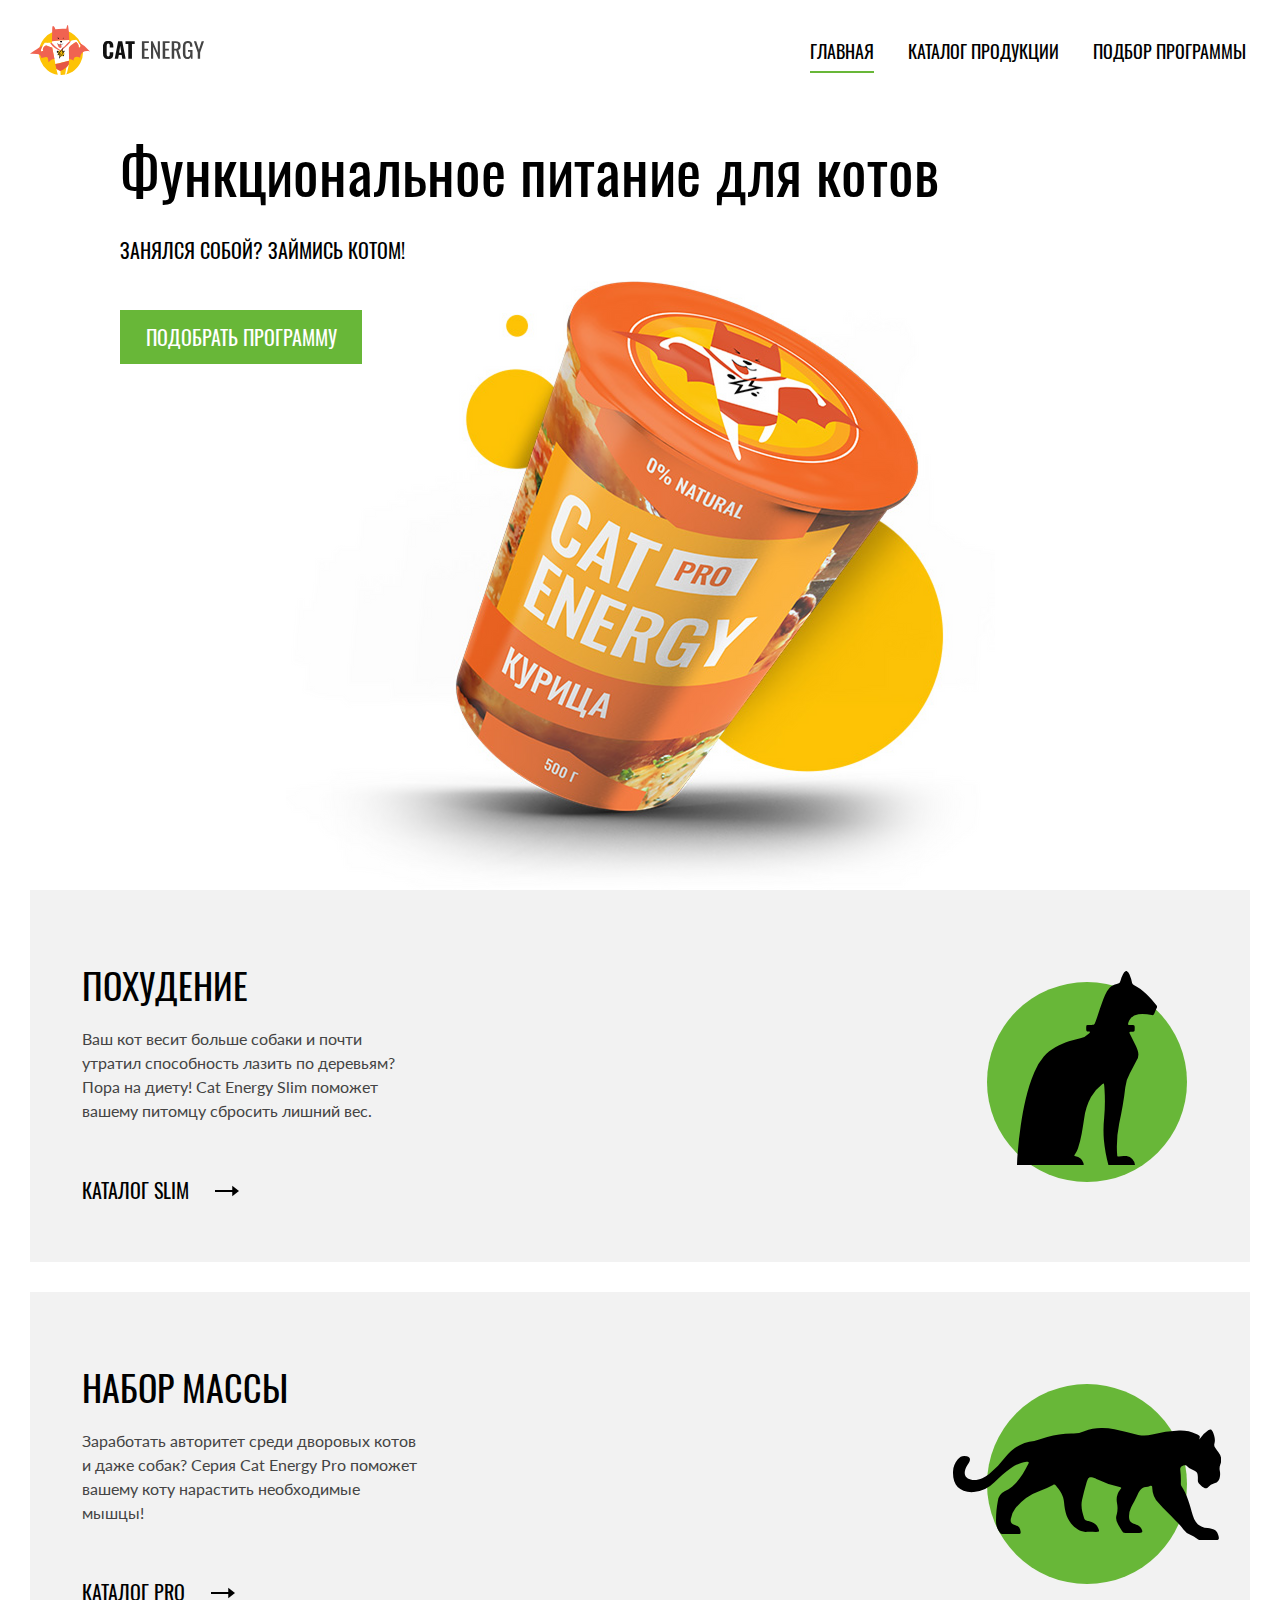
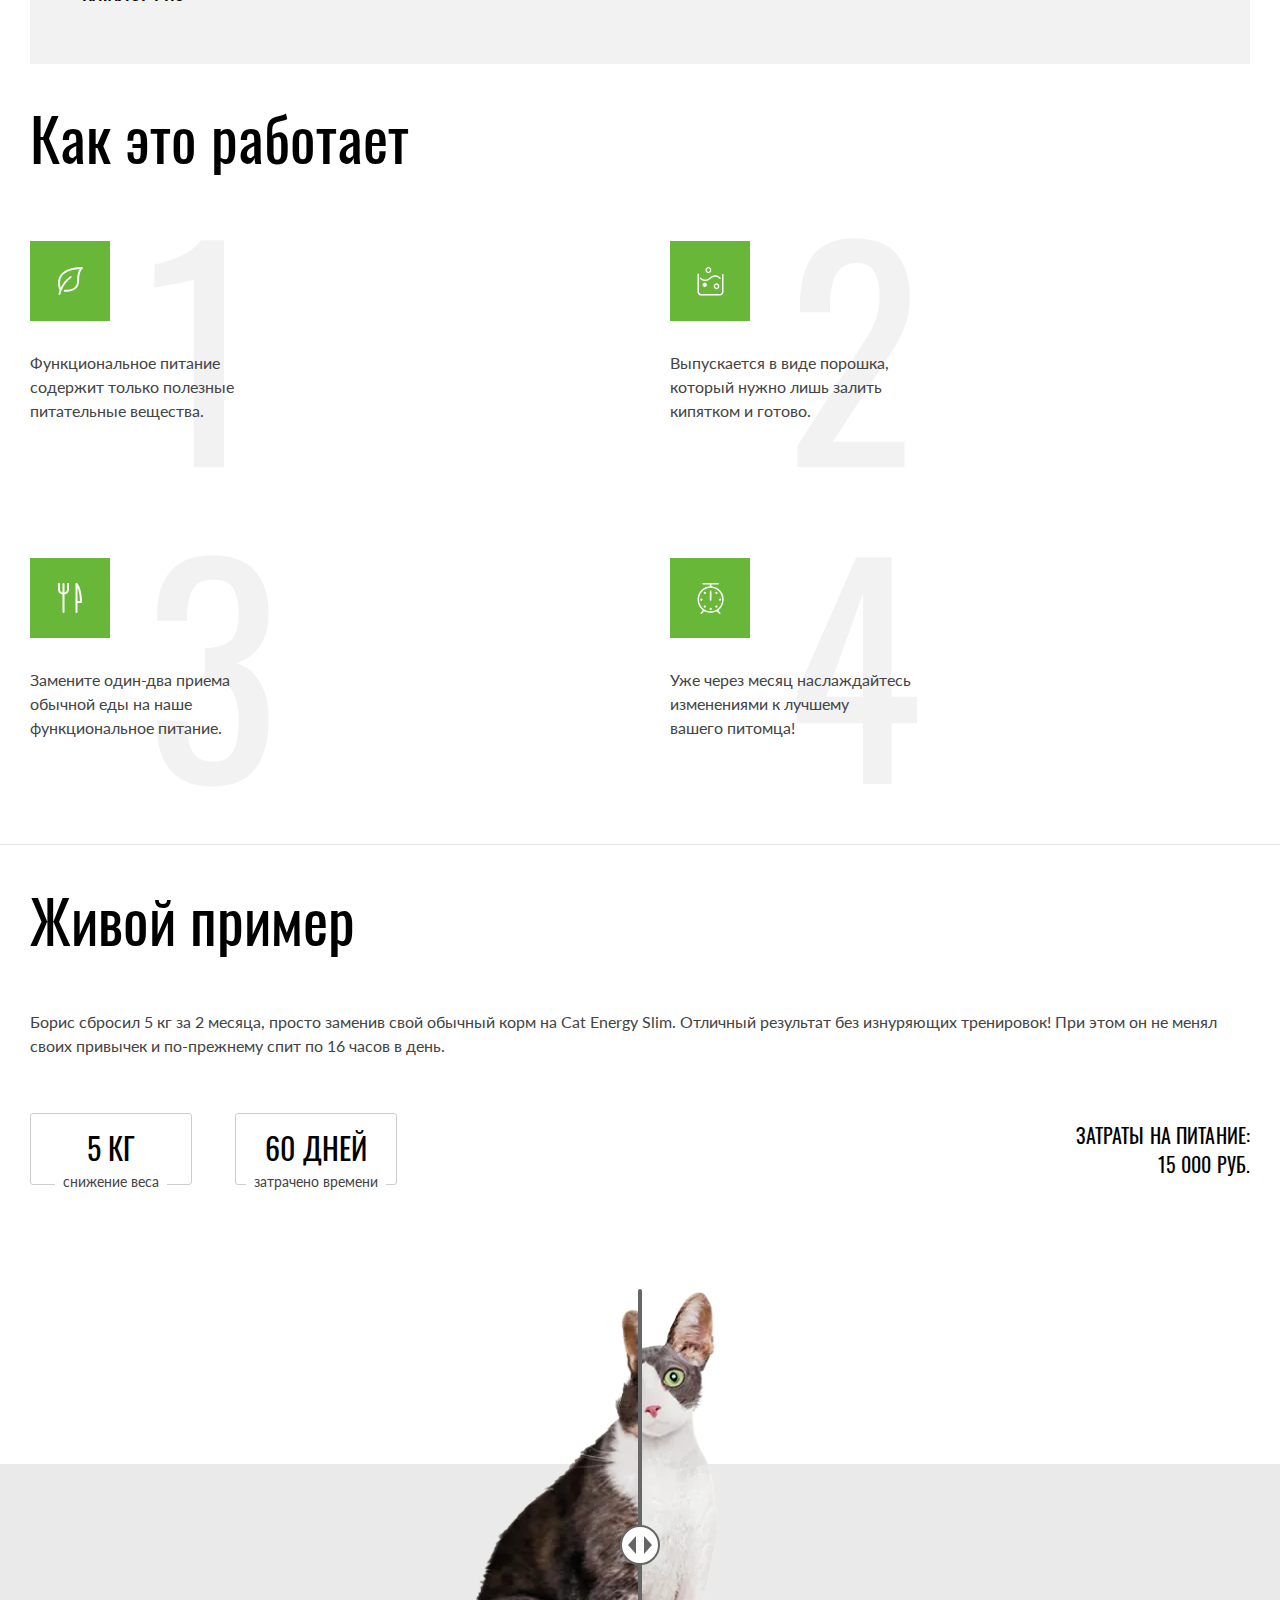
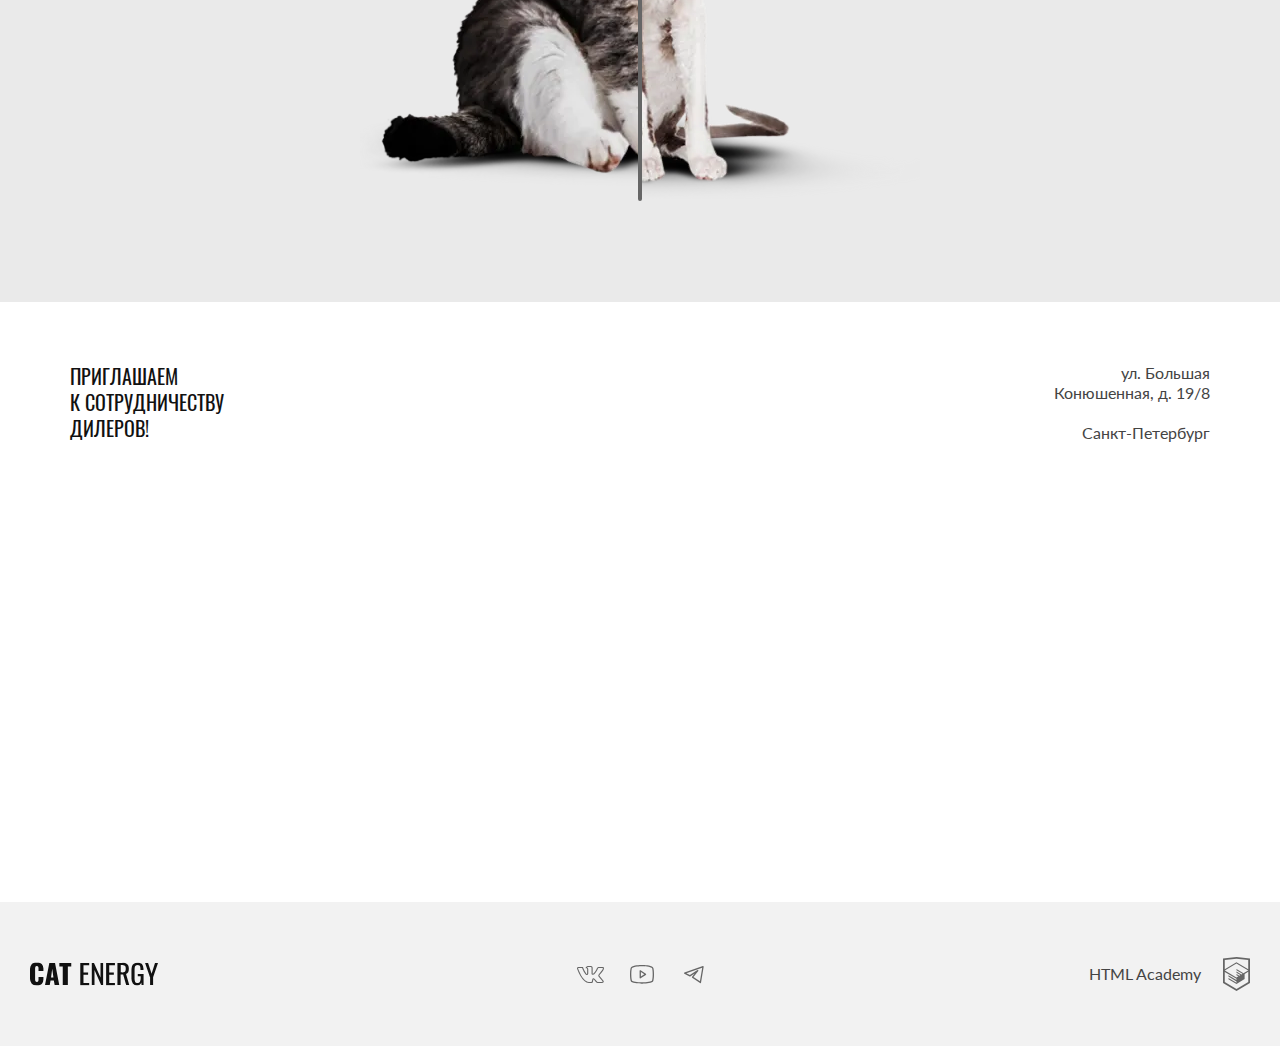
<file: index.html>
<!DOCTYPE html><html class="page" lang="ru"><head><meta charset="UTF-8"><title>Cat Energy</title><meta name="viewport" content="width=device-width,initial-scale=1"><link rel="stylesheet" href="styles/styles.css"><link rel="icon" href="favicon.ico"><link rel="icon" href="favicons/icon.svg" type="image/svg+xml"><link rel="apple-touch-icon" href="favicons/apple.png"><link rel="manifest" href="manifest.webmanifest"><link rel="preload" href="fonts/lato/Lato-Regular.woff2" as="font" type="font/woff2" crossorigin="anonymous"><link rel="preload" href="fonts/oswald/oswaldregular.woff2" as="font" type="font/woff2" crossorigin="anonymous"><script src="scripts/index.js" defer="defer"></script></head><body class="page__body"><header class="main-header"><div class="main-header__top"><div class="main-header__logo"><div class="logo-image main-header__logo-image"><a class="main-header__logo-image-link" href="/"><picture><source media="(min-width: 1440px)" width="202" height="59" type="image/svg+xml" srcset="images/logo-desktop.svg"><source media="(min-width: 768px)" width="174" height="50" type="image/svg+xml" srcset="images/logo-tablet.svg"><img src="images/logo-mobile.svg" width="33" height="38" alt="Логотип"></picture></a></div><div class="logo-text main-header__logo-text"><a class="main-header__logo-text-link" href="/"><img src="images/logo-text.svg" width="101" height="18" alt="Cat Energy"></a></div><button class="main-header__navigation-toggle main-header__navigation-toggle--nojs" type="button">Показать меню</button></div><nav class="main-navigation main-navigation--nojs main-navigation--background"><div class="main-navigation__wrapper"><ul class="main-navigation__list"><li class="main-navigation__item main-navigation__item--active"><a class="main-navigation__item-link" href="index.html">Главная</a></li><li class="main-navigation__item"><a class="main-navigation__item-link" href="catalog.html">Каталог продукции</a></li><li class="main-navigation__item"><a class="main-navigation__item-link" href="#">Подбор программы</a></li></ul></div></nav></div><div class="hero"><div class="hero__wrapper"><div class="hero__header"><h1 class="hero__main-header-text">Функциональное питание для котов</h1><h2 class="hero__secondary-header-text">Занялся собой? Займись котом!</h2></div><div class="hero__image"><picture><source type="image/webp" width="552" height="499" media="(min-width: 1440px)" srcset="images/index-can-desktop@1x.webp, images/index-can-desktop@2x.webp 2x"><source type="image/webp" width="709" height="609" media="(min-width: 768px)" srcset="images/index-can-tablet@1x.webp, images/index-can-tablet@2x.webp 2x"><source type="image/webp" srcset="images/index-can-mobile@1x.webp, /images/index-can-mobile@2x.webp 2x" width="280" height="270"><source width="552" height="499" type="image/png" media="(min-width: 1440px)" srcset="images/index-can-desktop@1x.png, images/index-can-desktop@2x.png 2x"><source width="709" height="609" type="image/png" media="(min-width: 768px)" srcset="images/index-can-tablet@1x.png, images/index-can-tablet@2x.png 2x"><img src="images/index-can-mobile@1x.png" srcset="/images/index-can-mobile@2x.png 2x" alt="Упаковка Cat Energy" width="280" height="270"></picture></div><a class="hero__button button button--primary" href="#">Подобрать программу</a></div></div></header><main class="main-container"><section class="programs"><div class="programs__wrapper"><div class="program"><div class="program__top"><div class="program__icon program__icon--slim"></div><h3 class="program__title">Похудение</h3></div><p class="program__description">Ваш кот весит больше собаки и почти утратил способность лазить по деревьям? Пора на диету! Cat Energy Slim поможет вашему питомцу сбросить лишний вес.</p><a class="program__link" href="#">Каталог Slim</a></div><div class="program"><div class="program__top"><div class="program__icon program__icon--pro"></div><h3 class="program__title">Набор массы</h3></div><p class="program__description">Заработать авторитет среди дворовых котов и даже собак? Серия Cat Energy Pro поможет вашему коту нарастить необходимые мышцы!</p><a class="program__link" href="#">Каталог Pro</a></div></div></section><section class="content-section guide"><h2 class="guide__title block-title">Как это работает</h2><div class="guide__wrapper"><div class="guide__items-wrapper"><div class="guide__feature feature"><div class="feature__icon feature__icon--leaf"></div><p class="feature__description">Функциональное питание содержит только полезные питательные вещества.</p></div><div class="guide__feature feature"><div class="feature__icon feature__icon--powder"></div><p class="feature__description">Выпускается в виде порошка, который нужно лишь залить кипятком и готово.</p></div><div class="guide__feature feature"><div class="feature__icon feature__icon--eat"></div><p class="feature__description">Замените один-два приема обычной еды на наше функциональное питание.</p></div><div class="guide__feature feature"><div class="feature__icon feature__icon--time"></div><p class="feature__description">Уже через месяц наслаждайтесь изменениями к лучшему<br>вашего питомца!</p></div></div></div></section><section class="content-section example"><h3 class="example__title block-title">Живой пример</h3><div class="example__wrapper"><div class="example__info"><p class="example__text">Борис сбросил 5 кг за 2 месяца, просто заменив свой обычный корм на Cat Energy Slim. Отличный результат без изнуряющих тренировок! При этом он не менял своих привычек и по-прежнему спит по 16 часов в день.</p><div class="example__stats"><div class="example__stats-generic"><div class="example__stat-generic stat-generic"><p class="stat-generic__value">5 кг</p><p class="stat-generic__name">снижение веса</p></div><div class="example__stat-generic stat-generic"><p class="stat-generic__value">60 дней</p><p class="stat-generic__name">затрачено времени</p></div></div><p class="example__stats-total"><span class="example__stats-total-name">Затраты на питание:</span> <span class="example__stats-total-value">15 000 руб.</span></p></div></div><div class="example__before-after-slider"><div class="slider"><div class="slider__before"><picture><source width="560" height="512" type="image/webp" media="(min-width: 768px)" srcset="images/cat-before-tablet@1x.webp, images/cat-before-tablet@2x.webp 2x"><source type="image/webp" srcset="images/cat-before-mobile@1x.webp, /images/cat-before-mobile@2x.webp 2x" width="280" height="256"><source width="560" height="512" type="image/png" media="(min-width: 768px)" srcset="images/cat-before-tablet@1x.png, images/cat-before-tablet@2x.png 2x"><img src="images/cat-before-mobile@1x.png" srcset="/images/cat-before-mobile@2x.png 2x" alt="До" width="280" height="256"></picture></div><div class="slider__after"><picture><source width="560" height="512" type="image/webp" media="(min-width: 768px)" srcset="images/cat-after-tablet@1x.webp, images/cat-after-tablet@2x.webp 2x"><source type="image/webp" srcset="images/cat-after-mobile@1x.webp, /images/cat-after-mobile@2x.webp 2x" width="280" height="256"><source width="560" height="512" type="image/png" media="(min-width: 768px)" srcset="images/cat-after-tablet@1x.png, images/cat-after-tablet@2x.png 2x"><img src="images/cat-after-mobile@1x.png" srcset="/images/cat-after-mobile@2x.png 2x" alt="После" width="280" height="256"></picture></div><button class="slider__curtain" type="button">До/после</button></div></div></div></section></main><footer class="main-footer"><div class="main-footer__contact-info contact-info"><div class="contact-info__wrapper"><div class="contact-info__card"><h2 class="contact-info__header">Приглашаем<br>к сотрудничеству<br>дилеров!</h2><div class="contact-info__address"><p class="contact-info__street">ул. Большая Конюшенная, д. 19/8</p><p class="contact-info__city">Санкт-Петербург</p></div></div><div class="contact-info__map-wrapper"><picture><source width="1440" height="400" type="image/webp" media="(min-width: 1440px)" srcset="images/map-desktop@1x.webp, images/map-desktop@2x.webp 2x"><source width="1152" height="600" type="image/webp" media="(min-width: 768px)" srcset="images/map-tablet@1x.webp, images/map-tablet@2x.webp 2x"><source type="image/webp" srcset="images/map-mobile@1x.webp, /images/map-mobile@2x.webp 2x" width="320" height="362"><source width="1440" height="400" type="image/png" media="(min-width: 1440px)" srcset="images/map-desktop@1x.png, images/map-desktop@2x.png 2x"><source width="1152" height="600" type="image/png" media="(min-width: 768px)" srcset="images/map-tablet@1x.png, images/map-tablet@2x.png 2x"><img class="contact-info__map-placeholder contact-info__map-placeholder--nojs" src="images/map-mobile@1x.png" srcset="/images/map-mobile@2x.png 2x" alt="Карта" width="320" height="362"></picture><div class="contact-info__map-pin contact-info__map-pin--nojs"><picture><source width="113" height="106" type="image/webp" media="(min-width: 768px)" srcset="images/map-pin-tablet@1x.webp, images/map-pin-tablet@2x.webp 2x"><source type="image/webp" srcset="images/map-pin@1x.webp, images/map-pin@2x.webp 2x" width="57" height="53"><source width="113" height="106" type="image/png" media="(min-width: 768px)" srcset="images/map-pin-tablet@1x.png, images/map-pin-tablet@2x.png 2x"><img src="images/map-pin@1x.png" srcset="images/map-pin@2x.png 2x" alt="Указатель" width="57" height="53"></picture></div><iframe class="contact-info__map contact-info__map--nojs" src="https://www.google.com/maps/embed?pb=!1m18!1m12!1m3!1d1998.6037915709917!2d30.31817649673393!3d59.93871641023603!2m3!1f0!2f0!3f0!3m2!1i1024!2i768!4f13.1!3m3!1m2!1s0x4696310fca145cc1%3A0x42b32648d8238007!2sBolshaya%20Konyushennaya%20St%2C%2019%2F8%2C%20Sankt-Peterburg%2C%20191186!5e0!3m2!1sen!2sru!4v1726786084670!5m2!1sen!2sru" style="border:0;" allowfullscreen="" loading="lazy" referrerpolicy="no-referrer-when-downgrade"></iframe></div></div></div><div class="main-footer__links"><div class="main-footer__logo-text-wrapper"><a class="main-footer__logo-text logo-text" href="/"><picture><img src="images/logo-text.svg" width="128" height="24" alt="Cat Energy"></picture></a></div><div class="main-footer__social-icons social-icons"><div class="social-icon social-icon--vk"><a class="social-icon__link" href="#">VK</a></div><div class="social-icon social-icon--youtube"><a class="social-icon__link" href="#">YouTube</a></div><div class="social-icon social-icon--telegram"><a class="social-icon__link" href="#">Telegram</a></div></div><div class="main-footer__copyright"><a class="main-footer__copyright-link" href="https://htmlacademy.ru/intensive/adaptive"><p class="main-footer__copyright-name">HTML Academy</p><div class="main-footer__copyright-icon"></div></a></div></div></footer></body></html>
</file>
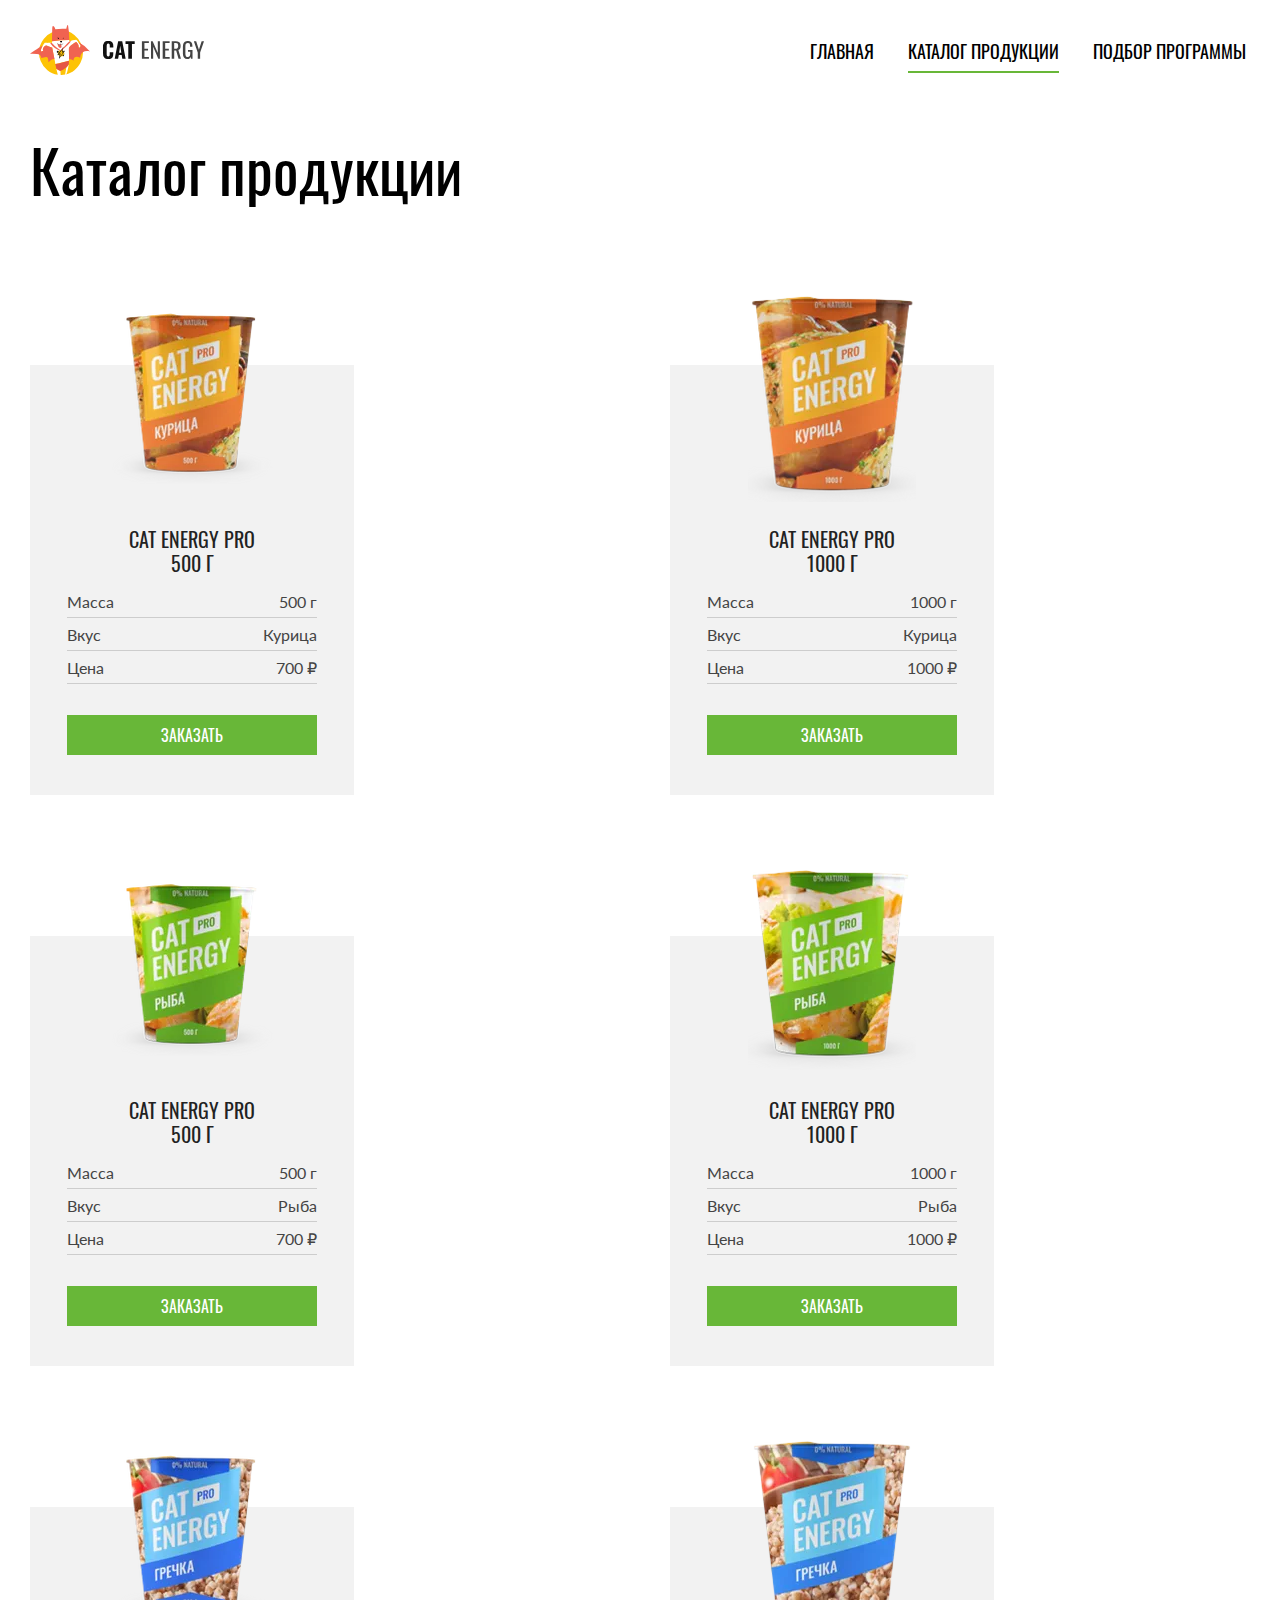
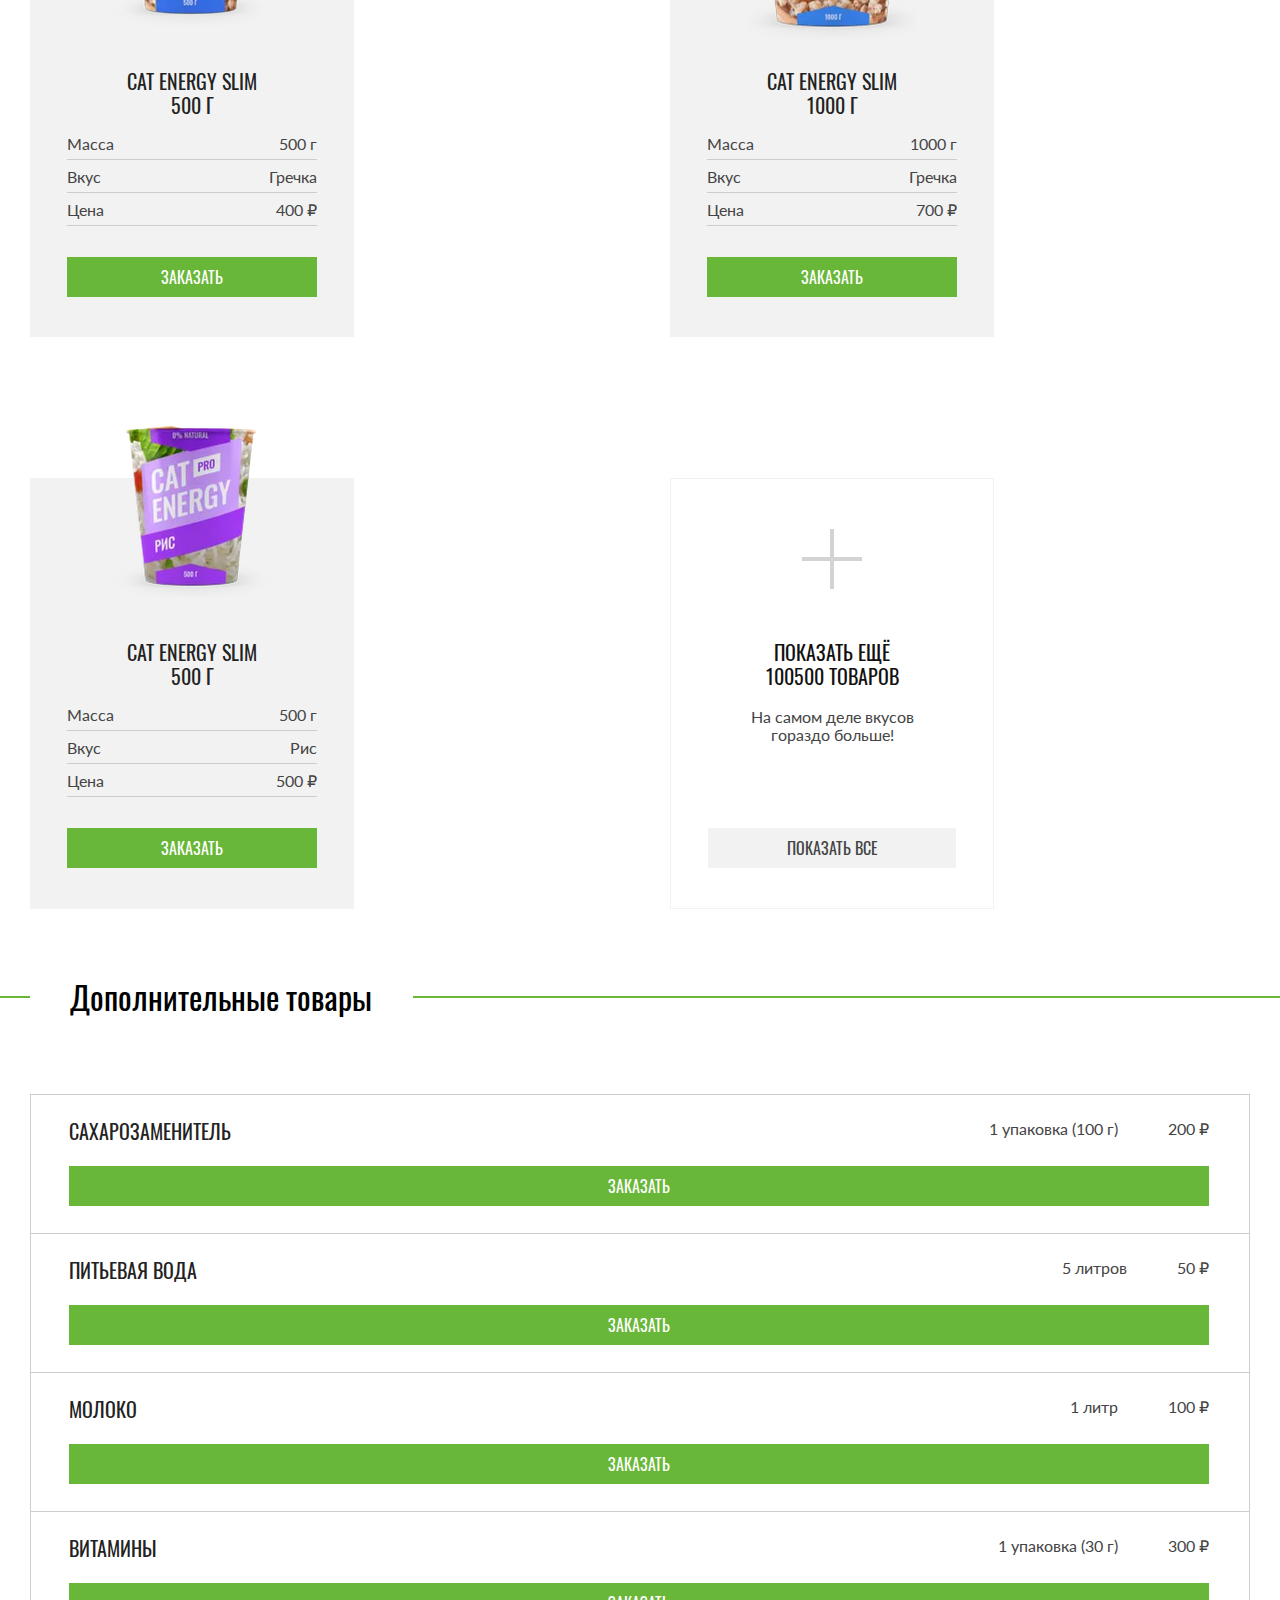
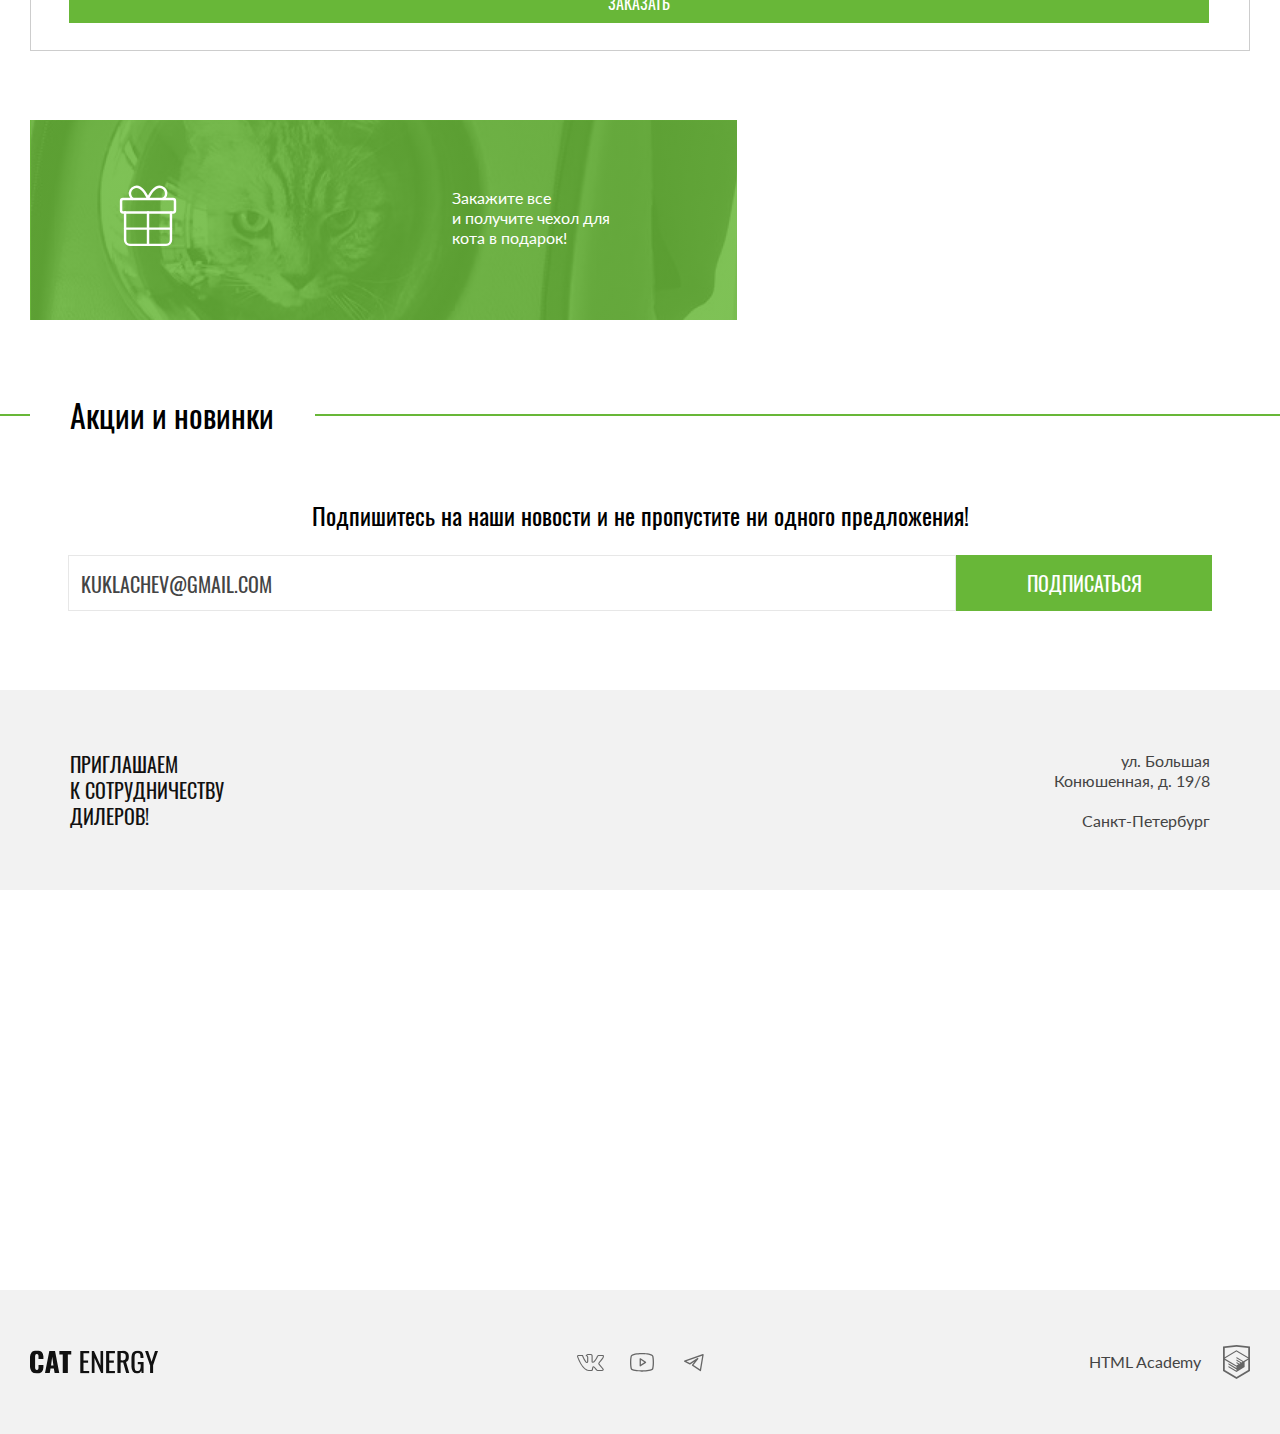
<file: catalog.html>
<!DOCTYPE html><html class="page" lang="ru"><head><meta charset="UTF-8"><title>Cat Energy</title><meta name="viewport" content="width=device-width,initial-scale=1"><link rel="stylesheet" href="styles/styles.css"><link rel="icon" href="favicon.ico"><link rel="icon" href="favicons/icon.svg" type="image/svg+xml"><link rel="apple-touch-icon" href="favicons/apple.png"><link rel="manifest" href="manifest.webmanifest"><link rel="preload" href="fonts/lato/Lato-Regular.woff2" as="font" type="font/woff2" crossorigin="anonymous"><link rel="preload" href="fonts/oswald/oswaldregular.woff2" as="font" type="font/woff2" crossorigin="anonymous"><script src="scripts/index.js" defer="defer"></script></head><body class="page__body"><header class="main-header"><div class="main-header__top"><div class="main-header__logo"><div class="logo-image main-header__logo-image"><a class="main-header__logo-image-link" href="/"><picture><source media="(min-width: 1440px)" width="202" height="59" type="image/svg+xml" srcset="images/logo-desktop.svg"><source media="(min-width: 768px)" width="174" height="50" type="image/svg+xml" srcset="images/logo-tablet.svg"><img src="images/logo-mobile.svg" width="33" height="38" alt="Логотип"></picture></a></div><div class="logo-text main-header__logo-text"><a class="main-header__logo-text-link" href="/"><img src="images/logo-text.svg" width="101" height="18" alt="Cat Energy"></a></div><button class="main-header__navigation-toggle main-header__navigation-toggle--nojs" type="button">Показать меню</button></div><nav class="main-navigation main-navigation--nojs"><div class="main-navigation__wrapper"><ul class="main-navigation__list"><li class="main-navigation__item"><a class="main-navigation__item-link" href="index.html">Главная</a></li><li class="main-navigation__item main-navigation__item--active"><a class="main-navigation__item-link" href="catalog.html">Каталог продукции</a></li><li class="main-navigation__item"><a class="main-navigation__item-link" href="#">Подбор программы</a></li></ul></div></nav></div></header><main class="main-container"><section class="products-grid"><h1 class="products-grid__header">Каталог продукции</h1><div class="products-grid__wrapper"><div class="products-grid__card-list-wrapper"><div class="products-grid__card card"><div class="card__image"><a class="card__image-link" href="product.html"><picture><source width="161" height="172" media="(min-width: 1440px)" type="image/webp" srcset="images/catalog-pro-chicken-small-desktop@1x.webp, images/catalog-pro-chicken-small-desktop@2x.webp 2x"><source width="162" height="173" media="(min-width: 768px)" type="image/webp" srcset="images/catalog-pro-chicken-small-tablet@1x.webp, images/catalog-pro-chicken-small-tablet@2x.webp 2x"><source type="image/webp" srcset="images/catalog-pro-chicken-small-mobile@1x.webp, images/catalog-pro-chicken-small-mobile@2x.webp 2x"><source width="161" height="172" media="(min-width: 1440px)" type="image/png" srcset="images/catalog-pro-chicken-small-desktop@1x.png, images/catalog-pro-chicken-small-desktop@2x.png 2x"><source width="162" height="173" media="(min-width: 768px)" type="image/png" srcset="images/catalog-pro-chicken-small-tablet@1x.png, images/catalog-pro-chicken-small-tablet@2x.png 2x"><img src="images/catalog-pro-chicken-small-mobile@1x.png" srcset="images/catalog-pro-chicken-small-mobile@2x.png 2x" alt="Cat Energy Pro 500 г" width="68" height="87"></picture></a></div><div class="card__info"><h4 class="card__title"><a class="card__title-link" href="product.html">Cat Energy Pro 500 г</a></h4><dl class="card__specs-list"><dt class="card__spec-name">Масса</dt><dd class="card__spec-value">500 г</dd><dt class="card__spec-name">Вкус</dt><dd class="card__spec-value">Курица</dd><dt class="card__spec-name">Цена</dt><dd class="card__spec-value">700 ₽</dd></dl></div><a class="card__button button button--primary" href="#">Заказать</a></div><div class="products-grid__card card"><div class="card__image"><a class="card__image-link" href="product.html"><picture><source width="169" height="196" media="(min-width: 1440px)" type="image/webp" srcset="images/catalog-pro-chicken-large-desktop@1x.webp, images/catalog-pro-chicken-large-desktop@2x.webp 2x"><source width="168" height="206" media="(min-width: 768px)" type="image/webp" srcset="images/catalog-pro-chicken-large-tablet@1x.webp, images/catalog-pro-chicken-large-tablet@2x.webp 2x"><source type="image/webp" srcset="images/catalog-pro-chicken-large-mobile@1x.webp, images/catalog-pro-chicken-large-mobile@2x.webp 2x"><source width="169" height="196" media="(min-width: 1440px)" type="image/png" srcset="images/catalog-pro-chicken-large-desktop@1x.png, images/catalog-pro-chicken-large-desktop@2x.png 2x"><source width="168" height="206" media="(min-width: 768px)" type="image/png" srcset="images/catalog-pro-chicken-large-tablet@1x.png, images/catalog-pro-chicken-large-tablet@2x.png 2x"><img src="images/catalog-pro-chicken-large-mobile@1x.png" srcset="images/catalog-pro-chicken-large-mobile@2x.png 2x" alt="Cat Energy Pro 1000 г" width="84" height="101"></picture></a></div><div class="card__info"><h4 class="card__title"><a class="card__title-link" href="product.html">Cat Energy Pro 1000 г</a></h4><dl class="card__specs-list"><dt class="card__spec-name">Масса</dt><dd class="card__spec-value">1000 г</dd><dt class="card__spec-name">Вкус</dt><dd class="card__spec-value">Курица</dd><dt class="card__spec-name">Цена</dt><dd class="card__spec-value">1000 ₽</dd></dl></div><a class="card__button button button--primary" href="#">Заказать</a></div><div class="products-grid__card card"><div class="card__image"><a class="card__image-link" href="product.html"><picture><source width="163" height="174" media="(min-width: 1440px)" type="image/webp" srcset="images/catalog-pro-fish-small-desktop@1x.webp, images/catalog-pro-fish-small-desktop@2x.webp 2x"><source width="164" height="175" media="(min-width: 768px)" type="image/webp" srcset="images/catalog-pro-fish-small-tablet@1x.webp, images/catalog-pro-fish-small-tablet@2x.webp 2x"><source type="image/webp" srcset="images/catalog-pro-fish-small-mobile@1x.webp, images/catalog-pro-fish-small-mobile@2x.webp 2x"><source width="163" height="174" media="(min-width: 1440px)" type="image/png" srcset="images/catalog-pro-fish-small-desktop@1x.png, images/catalog-pro-fish-small-desktop@2x.png 2x"><source width="164" height="175" media="(min-width: 768px)" type="image/png" srcset="images/catalog-pro-fish-small-tablet@1x.png, images/catalog-pro-fish-small-tablet@2x.png 2x"><img src="images/catalog-pro-fish-small-mobile@1x.png" srcset="images/catalog-pro-fish-small-mobile@2x.png 2x" alt="Cat Energy Pro 500 г" width="68" height="79"></picture></a></div><div class="card__info"><h4 class="card__title"><a class="card__title-link" href="product.html">Cat Energy Pro 500 г</a></h4><dl class="card__specs-list"><dt class="card__spec-name">Масса</dt><dd class="card__spec-value">500 г</dd><dt class="card__spec-name">Вкус</dt><dd class="card__spec-value">Рыба</dd><dt class="card__spec-name">Цена</dt><dd class="card__spec-value">700 ₽</dd></dl></div><a class="card__button button button--primary" href="#">Заказать</a></div><div class="products-grid__card card"><div class="card__image"><a class="card__image-link" href="product.html"><picture><source width="169" height="196" media="(min-width: 1440px)" type="image/webp" srcset="images/catalog-pro-fish-large-desktop@1x.webp, images/catalog-pro-fish-large-desktop@2x.webp 2x"><source width="168" height="200" media="(min-width: 768px)" type="image/webp" srcset="images/catalog-pro-fish-large-tablet@1x.webp, images/catalog-pro-fish-large-tablet@2x.webp 2x"><source type="image/webp" srcset="images/catalog-pro-fish-large-mobile@1x.webp, images/catalog-pro-fish-large-mobile@2x.webp 2x"><source width="169" height="196" media="(min-width: 1440px)" type="image/png" srcset="images/catalog-pro-fish-large-desktop@1x.png, images/catalog-pro-fish-large-desktop@2x.png 2x"><source width="168" height="200" media="(min-width: 768px)" type="image/png" srcset="images/catalog-pro-fish-large-tablet@1x.png, images/catalog-pro-fish-large-tablet@2x.png 2x"><img src="images/catalog-pro-fish-large-mobile@1x.png" srcset="images/catalog-pro-fish-large-mobile@2x.png 2x" alt="Cat Energy Pro 1000 г" width="84" height="101"></picture></a></div><div class="card__info"><h4 class="card__title"><a class="card__title-link" href="product.html">Cat Energy Pro 1000 г</a></h4><dl class="card__specs-list"><dt class="card__spec-name">Масса</dt><dd class="card__spec-value">1000 г</dd><dt class="card__spec-name">Вкус</dt><dd class="card__spec-value">Рыба</dd><dt class="card__spec-name">Цена</dt><dd class="card__spec-value">1000 ₽</dd></dl></div><a class="card__button button button--primary" href="#">Заказать</a></div><div class="products-grid__card card"><div class="card__image"><a class="card__image-link" href="product.html"><picture><source width="161" height="172" media="(min-width: 1440px)" type="image/webp" srcset="images/catalog-slim-buckwheat-small-desktop@1x.webp, images/catalog-slim-buckwheat-small-desktop@2x.webp 2x"><source width="162" height="172" media="(min-width: 768px)" type="image/webp" srcset="images/catalog-slim-buckwheat-small-tablet@1x.webp, images/catalog-slim-buckwheat-small-tablet@2x.webp 2x"><source type="image/webp" srcset="images/catalog-slim-buckwheat-small-mobile@1x.webp, images/catalog-slim-buckwheat-small-mobile@2x.webp 2x"><source width="161" height="172" media="(min-width: 1440px)" type="image/png" srcset="images/catalog-slim-buckwheat-small-desktop@1x.png, images/catalog-slim-buckwheat-small-desktop@2x.png 2x"><source width="162" height="172" media="(min-width: 768px)" type="image/png" srcset="images/catalog-slim-buckwheat-small-tablet@1x.png, images/catalog-slim-buckwheat-small-tablet@2x.png 2x"><img src="images/catalog-slim-buckwheat-small-mobile@1x.png" srcset="images/catalog-slim-buckwheat-small-mobile@2x.png 2x" alt="Cat Energy Slim 500 г" width="68" height="79"></picture></a></div><div class="card__info"><h4 class="card__title"><a class="card__title-link" href="product.html">Cat Energy Slim 500 г</a></h4><dl class="card__specs-list"><dt class="card__spec-name">Масса</dt><dd class="card__spec-value">500 г</dd><dt class="card__spec-name">Вкус</dt><dd class="card__spec-value">Гречка</dd><dt class="card__spec-name">Цена</dt><dd class="card__spec-value">400 ₽</dd></dl></div><a class="card__button button button--primary" href="#">Заказать</a></div><div class="products-grid__card card"><div class="card__image"><a class="card__image-link" href="product.html"><picture><source width="169" height="196" media="(min-width: 1440px)" type="image/webp" srcset="images/catalog-slim-buckwheat-large-desktop@1x.webp, images/catalog-slim-buckwheat-large-desktop@2x.webp 2x"><source width="168" height="200" media="(min-width: 768px)" type="image/webp" srcset="images/catalog-slim-buckwheat-large-tablet@1x.webp, images/catalog-slim-buckwheat-large-tablet@2x.webp 2x"><source type="image/webp" srcset="images/catalog-slim-buckwheat-large-mobile@1x.webp, images/catalog-slim-buckwheat-large-mobile@2x.webp 2x"><source width="169" height="196" media="(min-width: 1440px)" type="image/png" srcset="images/catalog-slim-buckwheat-large-desktop@1x.png, images/catalog-slim-buckwheat-large-desktop@2x.png 2x"><source width="168" height="200" media="(min-width: 768px)" type="image/png" srcset="images/catalog-slim-buckwheat-large-tablet@1x.png, images/catalog-slim-buckwheat-large-tablet@2x.png 2x"><img src="images/catalog-slim-buckwheat-large-mobile@1x.png" srcset="images/catalog-slim-buckwheat-large-mobile@2x.png 2x" alt="Cat Energy Slim 1000 г" width="84" height="101"></picture></a></div><div class="card__info"><h4 class="card__title"><a class="card__title-link" href="product.html">Cat Energy Slim 1000 г</a></h4><dl class="card__specs-list"><dt class="card__spec-name">Масса</dt><dd class="card__spec-value">1000 г</dd><dt class="card__spec-name">Вкус</dt><dd class="card__spec-value">Гречка</dd><dt class="card__spec-name">Цена</dt><dd class="card__spec-value">700 ₽</dd></dl></div><a class="card__button button button--primary" href="#">Заказать</a></div><div class="products-grid__card card"><div class="card__image"><a class="card__image-link" href="product.html"><picture><source width="163" height="174" media="(min-width: 1440px)" type="image/webp" srcset="images/catalog-slim-rice-small-desktop@1x.webp, images/catalog-slim-rice-small-desktop@2x.webp 2x"><source width="164" height="175" media="(min-width: 768px)" type="image/webp" srcset="images/catalog-slim-rice-small-tablet@1x.webp, images/catalog-slim-rice-small-tablet@2x.webp 2x"><source type="image/webp" srcset="images/catalog-slim-rice-small-mobile@1x.webp, images/catalog-slim-rice-small-mobile@2x.webp 2x"><source width="163" height="174" media="(min-width: 1440px)" type="image/png" srcset="images/catalog-slim-rice-small-desktop@1x.png, images/catalog-slim-rice-small-desktop@2x.png 2x"><source width="164" height="175" media="(min-width: 768px)" type="image/png" srcset="images/catalog-slim-rice-small-tablet@1x.png, images/catalog-slim-rice-small-tablet@2x.png 2x"><img src="images/catalog-slim-rice-small-mobile@1x.png" srcset="images/catalog-slim-rice-small-mobile@2x.png 2x" alt="Cat Energy Slim 500 г" width="72" height="85"></picture></a></div><div class="card__info"><h4 class="card__title"><a class="card__title-link" href="product.html">Cat Energy Slim 500 г</a></h4><dl class="card__specs-list"><dt class="card__spec-name">Масса</dt><dd class="card__spec-value">500 г</dd><dt class="card__spec-name">Вкус</dt><dd class="card__spec-value">Рис</dd><dt class="card__spec-name">Цена</dt><dd class="card__spec-value">500 ₽</dd></dl></div><a class="card__button button button--primary" href="#">Заказать</a></div><div class="products-grid__card card card--more"><div class="card__image"></div><h4 class="card__title"><a class="card__title-link" href="product.html">Показать ещё 100500 товаров</a></h4><p class="card__description">На самом деле вкусов гораздо больше!</p><a class="card__button button button--secondary" href="#">Показать все</a></div></div></div></section><section class="additional-products"><h2 class="additional-products__header secondary-title">Дополнительные товары</h2><div class="additional-products__wrapper"><div class="additional-products__list"><div class="additional-products__product"><h4 class="additional-products__product-name">Сахарозаменитель</h4><div class="additional-products__product-info"><p class="additional-products__product-spec">1 упаковка (100 г)</p><p class="additional-products__product-spec-value">200 ₽</p></div><a class="additional-products__button button button--primary" href="#">Заказать</a></div><div class="additional-products__product"><h4 class="additional-products__product-name">Питьевая вода</h4><div class="additional-products__product-info"><p class="additional-products__product-spec">5 литров</p><p class="additional-products__product-spec-value">50 ₽</p></div><a class="additional-products__button button button--primary" href="#">Заказать</a></div><div class="additional-products__product"><h4 class="additional-products__product-name">Молоко</h4><div class="additional-products__product-info"><p class="additional-products__product-spec">1 литр</p><p class="additional-products__product-spec-value">100 ₽</p></div><a class="additional-products__button button button--primary" href="#">Заказать</a></div><div class="additional-products__product"><h4 class="additional-products__product-name">Витамины</h4><div class="additional-products__product-info"><p class="additional-products__product-spec">1 упаковка (30 г)</p><p class="additional-products__product-spec-value">300 ₽</p></div><a class="additional-products__button button button--primary" href="#">Заказать</a></div></div><div class="gift-banner"><div class="gift-banner__icon"></div><p class="gift-banner__text">Закажите все<br>и получите чехол для кота в подарок!</p></div></div></section><section class="promo"><h2 class="promo__header secondary-title">Акции и новинки</h2><div class="promo__wrapper"><p class="promo__text">Подпишитесь на наши новости и не пропустите ни одного предложения!</p><form class="promo__subscribe-form" action="https://echo.htmlacademy.ru"><input class="promo__text-input" id="email" type="email" name="email" placeholder="kuklachev@gmail.com"> <label class="promo__input-label visually-hidden" for="email">E-mail</label> <input class="promo__submit-button button button--primary" type="submit" value="Подписаться"></form></div></section></main><footer class="main-footer"><div class="main-footer__contact-info contact-info"><div class="contact-info__wrapper"><div class="contact-info__card contact-info__card--accented"><h2 class="contact-info__header">Приглашаем<br>к сотрудничеству<br>дилеров!</h2><div class="contact-info__address"><p class="contact-info__street">ул. Большая Конюшенная, д. 19/8</p><p class="contact-info__city">Санкт-Петербург</p></div></div><div class="contact-info__map-wrapper"><picture><source width="1440" height="400" type="image/webp" media="(min-width: 1440px)" srcset="images/map-desktop@1x.webp, images/map-desktop@2x.webp 2x"><source width="1152" height="600" type="image/webp" media="(min-width: 768px)" srcset="images/map-tablet@1x.webp, images/map-tablet@2x.webp 2x"><source type="image/webp" srcset="images/map-mobile@1x.webp, /images/map-mobile@2x.webp 2x" width="320" height="362"><source width="1440" height="400" type="image/png" media="(min-width: 1440px)" srcset="images/map-desktop@1x.png, images/map-desktop@2x.png 2x"><source width="1152" height="600" type="image/png" media="(min-width: 768px)" srcset="images/map-tablet@1x.png, images/map-tablet@2x.png 2x"><img class="contact-info__map-placeholder contact-info__map-placeholder--nojs" src="images/map-mobile@1x.png" srcset="/images/map-mobile@2x.png 2x" alt="Карта" width="320" height="362"></picture><div class="contact-info__map-pin contact-info__map-pin--nojs"><picture><source width="113" height="106" type="image/webp" media="(min-width: 768px)" srcset="images/map-pin-tablet@1x.webp, images/map-pin-tablet@2x.webp 2x"><source type="image/webp" srcset="images/map-pin@1x.webp, images/map-pin@2x.webp 2x" width="57" height="53"><source width="113" height="106" type="image/png" media="(min-width: 768px)" srcset="images/map-pin-tablet@1x.png, images/map-pin-tablet@2x.png 2x"><img src="images/map-pin@1x.png" srcset="images/map-pin@2x.png 2x" alt="Указатель" width="57" height="53"></picture></div><iframe class="contact-info__map contact-info__map--nojs" src="https://www.google.com/maps/embed?pb=!1m18!1m12!1m3!1d1998.6037915709917!2d30.31817649673393!3d59.93871641023603!2m3!1f0!2f0!3f0!3m2!1i1024!2i768!4f13.1!3m3!1m2!1s0x4696310fca145cc1%3A0x42b32648d8238007!2sBolshaya%20Konyushennaya%20St%2C%2019%2F8%2C%20Sankt-Peterburg%2C%20191186!5e0!3m2!1sen!2sru!4v1726786084670!5m2!1sen!2sru" style="border:0;" allowfullscreen="" loading="lazy" referrerpolicy="no-referrer-when-downgrade"></iframe></div></div></div><div class="main-footer__links"><div class="main-footer__logo-text-wrapper"><a class="main-footer__logo-text logo-text" href="/"><picture><img src="images/logo-text.svg" width="128" height="24" alt="Cat Energy"></picture></a></div><div class="main-footer__social-icons social-icons"><div class="social-icon social-icon--vk"><a class="social-icon__link" href="#">VK</a></div><div class="social-icon social-icon--youtube"><a class="social-icon__link" href="#">YouTube</a></div><div class="social-icon social-icon--telegram"><a class="social-icon__link" href="#">Telegram</a></div></div><div class="main-footer__copyright"><a class="main-footer__copyright-link" href="https://htmlacademy.ru/intensive/adaptive"><p class="main-footer__copyright-name">HTML Academy</p><div class="main-footer__copyright-icon"></div></a></div></div></footer></body></html>
</file>
<file: styles/styles.css>
body{color:#444;margin:0;font-family:Lato,Arial,sans-serif;font-size:14px;line-height:18px}@font-face{font-family:Lato;font-weight:400;font-style:normal;font-display:swap;src:url(../fonts/lato/Lato-Regular.woff2)format("woff2")}@font-face{font-family:Oswald;font-weight:400;font-style:normal;font-display:swap;src:url(../fonts/oswald/oswaldregular.woff2)format("woff2")}.additional-products{flex-direction:column;padding:25px 0 0;display:flex;position:relative}@media (width>=768px){.additional-products{padding:72px 30px 7px}}@media (width>=1440px){.additional-products{padding:70px 70px 27px}}.additional-products__wrapper{box-sizing:border-box;flex-direction:column;padding:35px 20px 15px;display:flex}@media (width>=768px){.additional-products__wrapper{gap:69px;padding:81px 0 0}}@media (width>=1440px){.additional-products__wrapper{grid-template-columns:repeat(4,minmax(0,1fr));column-gap:80px;padding-top:79px;padding-left:40px;padding-right:40px;display:grid}}.additional-products__list{flex-direction:column;padding-bottom:34px;display:flex}@media (width>=768px){.additional-products__list{border:1px solid #cdcdcd;padding-bottom:0}}@media (width>=1440px){.additional-products__list{border:0;grid-column:1/4}}.additional-products__product-name{color:#222;text-transform:uppercase;margin:0;font-family:Oswald,Arial Narrow,sans-serif;font-size:16px;font-weight:400;line-height:16px}@media (width>=768px){.additional-products__product-name{font-size:20px;line-height:20px}}.additional-products__product{border-top:1px solid #cdcdcd;flex-direction:column;gap:11px;padding-top:14px;padding-bottom:18px;display:flex}.additional-products__product:last-child{border-bottom:1px solid #cdcdcd}@media (width>=768px){.additional-products__product{border-top:0;border-bottom:1px solid #cdcdcd;grid-template-columns:1fr 1fr;padding:26px 40px 27px 38px;display:grid}.additional-products__product:last-child{border-bottom:0}}@media (width>=1440px){.additional-products__product{border-top:1px solid #cdcdcd;border-bottom:0;grid-template-columns:1fr 1fr 244px;align-items:center;padding:15px 0 16px;display:grid}.additional-products__product:last-child{border-bottom:1px solid #cdcdcd}}.additional-products__product-info{grid-template-columns:1fr 1fr;padding-bottom:5px;display:grid}@media (width>=768px){.additional-products__product-info{flex-direction:row;justify-content:end;justify-self:end;width:223px;padding-bottom:18px;display:flex}}@media (width>=1440px){.additional-products__product-info{justify-content:space-between;justify-self:flex-start;width:285px;padding:0}}.additional-products__product-spec,.additional-products__product-spec-value{vertical-align:middle;margin:0;font-size:14px;line-height:14px}@media (width>=768px){.additional-products__product-spec,.additional-products__product-spec-value{font-size:16px;line-height:16px}}.additional-products__product-spec{text-align:left}.additional-products__product-spec-value{text-align:right}@media (width>=768px){.additional-products__product-spec-value{padding-left:50px}}@media (width>=1440px){.additional-products__product-spec-value{text-align:left;min-width:42px;padding:0}}.additional-products__button{grid-column:1/3}@media (width>=1440px){.additional-products__button{grid-column:unset;width:244px}}.block-title{color:#000;margin:0;font-family:Oswald,Arial Narrow,sans-serif;font-size:36px;font-weight:400;line-height:40px}@media (width>=768px){.block-title{font-size:60px;line-height:60px}}.button{box-sizing:border-box;text-align:center;text-transform:uppercase;padding:10px;font-family:Oswald,Arial Narrow,sans-serif;font-size:16px;line-height:20px;text-decoration:none;display:block}.button--primary{color:#fff;background-color:#68b738}.button--primary:hover{background-color:#5eaa2f}.button--primary:active{color:#ffffff4d}.button--secondary{color:#444;background-color:#f2f2f2}.button--secondary:hover,.button--secondary:active{background-color:#ebebeb}.card{border-top:1px solid #ebebeb;grid-template-columns:1fr 1fr;row-gap:17px;padding:21px 20px 24px;display:grid}.card:last-child{border-bottom:1px solid #ebebeb}@media (width>=768px){.card{box-sizing:border-box;background-color:#f2f2f2;border:0;flex-direction:column;row-gap:27px;width:324px;padding:162px 37px 40px;display:flex;position:relative}.card:last-child{border-bottom:0}}@media (width>=1440px){.card{width:245px;padding-top:152px}}.card__image{flex-direction:column;justify-content:center;align-items:center;display:flex}@media (width>=768px){.card__image{width:200px;height:210px;position:absolute;top:-71px;left:50%;transform:translate(-50%)}}.card__image-link{line-height:0;display:block}.card__info{flex-direction:column;gap:14px;display:flex}@media (width>=768px){.card__info{align-items:center;gap:10px}}.card__title{vertical-align:middle;text-transform:uppercase;max-width:80px;margin:0;font-family:Oswald,Arial Narrow,sans-serif;font-size:16px;font-weight:400;line-height:20px}@media (width>=768px){.card__title{text-align:center;max-width:135px;font-size:20px;line-height:24px}}@media (width>=1440px){.card__title{padding-bottom:3px}}.card__title-link{color:#222;text-decoration:none}.card__specs-list{grid-template-columns:1fr 1fr;margin:0;padding-bottom:4px;display:grid}@media (width>=768px){.card__specs-list{width:100%}}@media (width>=1440px){.card__specs-list{padding-bottom:11px}}.card__spec-name,.card__spec-value{text-align:center;margin:0;font-size:12px;line-height:16px}@media (width>=768px){.card__spec-name,.card__spec-value{border-bottom:1px solid #cdcdcd;padding-top:7px;padding-bottom:5px;font-size:16px;line-height:20px}}@media (width>=1440px){.card__spec-name,.card__spec-value{padding-top:7px}}.card__spec-name{text-align:left}.card__spec-value{text-align:right}.card__description{margin:0}.card.card--more{flex-direction:column;align-items:center;row-gap:8px;padding-top:26px;display:flex}@media (width>=768px){.card.card--more{background-color:unset;border:1px solid #f2f2f2;padding-top:50px}}.card--more .card__image{background-image:url(../icons/stack.svg#plus);background-repeat:no-repeat;background-size:30px 30px;width:30px;height:30px;padding-bottom:14px}@media (width>=768px){.card--more .card__image{position:unset;background-size:60px 60px;width:60px;height:60px;padding-bottom:43px;transform:none}}@media (width>=1440px){.card--more .card__image{padding-bottom:30px}}.card--more .card__title{max-width:100%}@media (width>=768px){.card--more .card__title{width:135px;padding-bottom:12px}}@media (width>=1440px){.card--more .card__title{padding-bottom:18px}}.card--more .card__title-link{color:#111}.card--more .card__description{text-align:center;padding-bottom:13px;font-size:12px;line-height:16px}@media (width>=768px){.card--more .card__description{width:170px;padding-bottom:76px;font-size:16px;line-height:18px}}@media (width>=1440px){.card--more .card__description{padding-bottom:83px}}.card--more .card__button{width:100%}.card__button{grid-column:1/3}.contact-info__wrapper{position:relative}.contact-info__card{background-color:#fff;flex-direction:row;justify-content:space-between;padding:26px 20px;display:flex}@media (width>=768px){.contact-info__card{padding:61px 70px 59px}}@media (width>=1440px){.contact-info__card{z-index:2;box-sizing:border-box;width:565px;padding:61px 78px 60px 79px;position:absolute;top:95px;left:110px}}.contact-info__card--accented{background-color:#f2f2f2}@media (width>=1440px){.contact-info__card--accented{background-color:#fff}}.contact-info__header{color:#111;text-transform:uppercase;flex:1;margin:0;font-family:Oswald,Arial Narrow,sans-serif;font-size:16px;font-weight:400;line-height:20px}@media (width>=768px){.contact-info__header{font-size:20px;line-height:26px}}.contact-info__address{flex:1;line-height:20px}@media (width>=768px){.contact-info__address{flex:unset;text-align:left;width:160px;font-size:16px}}.contact-info__street,.contact-info__city{margin:0}@media (width>=768px){.contact-info__street,.contact-info__city{text-align:right}}@media (width>=1440px){.contact-info__street,.contact-info__city{text-align:left}}@media (width>=768px){.contact-info__city{padding-top:20px}}.contact-info__map-wrapper{height:362px;position:relative}@media (width>=768px){.contact-info__map-wrapper{height:400px}}.contact-info__map-wrapper iframe{display:block}.contact-info__map{width:100%;height:100%}.contact-info__map.contact-info__map--nojs,.contact-info__map-placeholder{display:none}.contact-info__map-placeholder.contact-info__map-placeholder--nojs{display:block}.contact-info__map-pin{display:none;position:absolute;top:38.39%;left:41.87%}@media (width>=768px){.contact-info__map-pin{top:36.5%;left:43.35%}}@media (width>=1440px){.contact-info__map-pin{top:32.75%;left:63.05%}}.contact-info__map-pin.contact-info__map-pin--nojs{display:block}@media (width>=768px) and (width<=1439px){.example{border-top:1px solid #e6e6e6;flex-direction:column;gap:60px;padding-top:44px;display:flex}}@media (width>=1440px){.example{padding-top:67px}}.example__wrapper{background-color:#eaeaea;flex-direction:column;gap:20px;padding:1px 20px 41px;display:flex;position:relative}@media (width>=768px){.example__wrapper{background-color:unset;align-items:center;gap:104px;padding:1px 30px 101px}.example__wrapper:after{z-index:-1;content:"";background-color:#eaeaea;position:absolute;inset:455px 0 0}}@media (width>=1440px){.example__wrapper{flex-direction:row;padding:1px 110px 75px}.example__wrapper:after{top:78px}}.example__info{flex-direction:column;gap:20px;display:flex}@media (width>=768px){.example__info{gap:55px}}@media (width>=1440px){.example__info{gap:71px;padding-top:145px;padding-right:788px}}.example__title{background-color:#eaeaea;padding:25px 20px 40px}@media (width>=768px){.example__title{background-color:unset;padding:0 30px}}@media (width>=1440px){.example__title{padding:0 110px}}.example__stats{flex-direction:column;gap:34px;display:flex}@media (width>=768px){.example__stats{flex-direction:row;justify-content:space-between}}@media (width>=1440px){.example__stats{flex-direction:column;gap:60px}}.example__stats-generic{flex-direction:row;justify-content:space-between;display:flex}@media (width>=768px){.example__stats-generic{gap:43px}}@media (width>=1440px){.example__stats-generic{justify-content:flex-start;gap:42px}}.example__stats-total{text-align:center;margin:0}@media (width>=768px){.example__stats-total{flex-direction:column;justify-content:center;align-items:flex-end;gap:9px;display:flex}}@media (width>=1440px){.example__stats-total{flex-direction:row;justify-content:flex-start;align-items:flex-start;gap:63px}}.example__stats-total-name,.example__stats-total-value{color:#000;text-align:center;text-transform:uppercase;font-family:Oswald,Arial Narrow,sans-serif;font-size:14px;line-height:20px}@media (width>=768px){.example__stats-total-name,.example__stats-total-value{letter-spacing:.12px;font-size:20px;line-height:20px}}.example__text{margin:0}@media (width>=768px){.example__text{font-size:16px;line-height:24px}}@media (width>=1440px){.example__before-after-slider{position:absolute;top:-57px;right:110px}}.feature{flex-direction:row;align-items:center;gap:20px;display:flex;position:relative}@media (width>=768px){.feature{flex-direction:column;align-items:flex-start;padding-top:40px;padding-bottom:57px}.feature:first-child:after{content:"1";color:#f2f2f2;z-index:-1;font-family:Oswald,Arial Narrow,sans-serif;font-size:280px;line-height:280px;position:absolute;top:0;left:116px}.feature:nth-child(2):after{content:"2";color:#f2f2f2;z-index:-1;font-family:Oswald,Arial Narrow,sans-serif;font-size:280px;line-height:280px;position:absolute;top:0;left:116px}.feature:nth-child(3):after{content:"3";color:#f2f2f2;z-index:-1;font-family:Oswald,Arial Narrow,sans-serif;font-size:280px;line-height:280px;position:absolute;top:0;left:116px}.feature:nth-child(4):after{content:"4";color:#f2f2f2;z-index:-1;font-family:Oswald,Arial Narrow,sans-serif;font-size:280px;line-height:280px;position:absolute;top:0;left:116px}}.feature__icon{background-color:#68b738;min-width:60px;height:60px;display:block;position:relative}@media (width>=768px){.feature__icon{min-width:80px;height:80px}}.feature__icon--leaf:after{background-image:url(../icons/stack.svg#icon-leaf);background-size:30px 32px}.feature__icon--powder:after{background-image:url(../icons/stack.svg#icon-powder);background-size:27px 29px}.feature__icon--eat:after{background-image:url(../icons/stack.svg#icon-eat);background-size:26px 30px}.feature__icon--time:after{background-image:url(../icons/stack.svg#icon-time);background-size:27px 31px}.feature__icon:after{content:"";background-position:50%;background-repeat:no-repeat;width:60px;height:60px;position:absolute}@media (width>=768px){.feature__icon:after{width:80px;height:80px}}.feature__description{margin:0}.feature__description br{display:none}@media (width>=768px){.feature__description br{display:block}.feature__description{width:244px;padding-top:10px;font-size:16px;line-height:24px}}.gift-banner{background-blend-mode:normal;box-sizing:border-box;background-color:#68b738d9;background-image:linear-gradient(#68b738d9,#68b738d9),url(/images/gift-banner-background-mobile@1x.png);flex-direction:column;justify-content:space-between;align-items:center;width:280px;height:290px;padding-top:59px;padding-bottom:44px;display:flex}@media (resolution>=2dppx){.gift-banner{background-image:linear-gradient(#68b738d9,#68b738d9),url(/images/gift-banner-background-mobile@2x.png);background-size:280px 290px}}@media (width>=768px){.gift-banner{background-blend-mode:normal;background-color:#68b738d9;background-image:linear-gradient(#68b738d9,#68b738d9),url(/images/gift-banner-background-tablet@1x.png);flex-direction:row;width:707px;height:200px;padding-top:40px;padding-left:79px;padding-right:124px}}@media (width>=768px) and (resolution>=2dppx){.gift-banner{background-image:linear-gradient(#68b738d9,#68b738d9),url(/images/gift-banner-background-tablet@2x.png);background-size:707px 200px}}@media (width>=1440px){.gift-banner{background-blend-mode:normal;background-color:#68b738d9;background-image:linear-gradient(#68b738d9,#68b738d9),url(/images/gift-banner-background-desktop@1x.png);flex-direction:column;width:245px;height:288px;padding:56px 0 43px}}@media (width>=1440px) and (resolution>=2dppx){.gift-banner{background-image:linear-gradient(#68b738d9,#68b738d9),url(/images/gift-banner-background-desktop@2x.png);background-size:245px 288px}}.gift-banner__icon{background-image:url(../icons/stack.svg#icon_gift);background-size:78px 81px;width:78px;height:81px}.gift-banner__text{text-align:center;vertical-align:center;color:#fff;max-width:161px;margin:0;font-size:16px;line-height:20px}@media (width>=768px){.gift-banner__text{text-align:left}}@media (width>=1440px){.gift-banner__text{text-align:center}}.guide{padding:0 20px 49px}@media (width>=768px){.guide{padding:0 109px 47px 30px}}@media (width>=1440px){.guide{padding:0 110px}}.guide__wrapper{padding-top:40px}@media (width>=768px){.guide__wrapper{padding-top:34px}}.guide__items-wrapper{flex-direction:column;gap:20px;display:flex}@media (width>=768px){.guide__items-wrapper{grid-template-columns:1fr 1fr;gap:38px 139px;display:grid}}@media (width>=1440px){.guide__items-wrapper{flex-flow:wrap;gap:81px;display:flex}.hero{padding-bottom:161px}}.hero__wrapper{box-sizing:border-box;padding-top:27px;padding-left:20px;padding-right:20px;position:relative}@media (width<=767px){.hero__wrapper:before{content:"";z-index:-1;background-blend-mode:normal;background-color:#424146;background-image:linear-gradient(#68b738d9,#68b738d9),url(/images/index-background-mobile@1x.png);background-position:50%;background-repeat:no-repeat;background-size:auto 302px;height:302px;position:absolute;top:0;left:0;right:0}}@media (width<=767px) and (resolution>=2dppx){.hero__wrapper:before{background-image:linear-gradient(#68b738d9,#68b738d9),url(/images/index-background-mobile@2x.png)}}@media (width>=768px) and (width<=1439px){.hero__wrapper{background-color:unset;background-image:url(/images/index-can-tablet@1x.png);background-position:bottom;background-repeat:no-repeat}}@media (width>=768px) and (width<=1439px) and (resolution>=2dppx){.hero__wrapper{background-image:url(/images/index-can-tablet@2x.png);background-size:709px 609px}}@media (width>=768px){.hero__wrapper{flex-direction:column;gap:50px;padding:65px 232px 526px 120px;display:flex}}@media (width>=1440px){.hero__wrapper{background-color:unset;gap:52px;min-height:500px;padding:110px 0 0 190px}}.hero__header{text-align:center;flex-direction:column;gap:25px;display:flex}@media (width>=768px){.hero__header{text-align:left;gap:40px}}.hero__main-header-text{color:#fff;margin:0;font-family:Oswald,Arial Narrow,sans-serif;font-size:36px;font-weight:400;line-height:36px}@media (width>=768px){.hero__main-header-text{color:#000;font-size:60px;line-height:60px}}@media (width>=1440px){.hero__main-header-text{width:420px}}.hero__secondary-header-text{color:#fff;text-transform:uppercase;margin:0;font-family:Oswald,Arial Narrow,sans-serif;font-size:14px;font-weight:400;line-height:14px}@media (width>=768px){.hero__secondary-header-text{color:#000;font-size:20px;line-height:20px}}.hero__image{text-align:center;padding-top:29px}@media (width>=768px) and (width<=1439px){.hero__image{display:none}}@media (width>=1440px){.hero__image{position:absolute;top:0;right:331px}}.hero__button{width:100%}@media (width>=768px){.hero__button{width:242px;padding:14px;font-size:20px;line-height:26px}}.main-footer__copyright-link{flex-direction:row;justify-content:space-between;align-items:center;text-decoration:none;display:flex}.main-footer__links{background-color:#f2f2f2;flex-direction:column;align-items:center;padding:40px 20px;display:flex}@media (width>=768px){.main-footer__links{flex-direction:row;justify-content:space-between;padding:55px 30px}}@media (width>=1440px){.main-footer__links{flex-direction:row;justify-content:space-between;padding:66px 110px}}.main-footer__logo-text-wrapper{text-align:center;box-sizing:border-box;border-bottom:1px solid #d9d9d9;width:100%;padding-bottom:19px}@media (width>=768px){.main-footer__logo-text-wrapper{border:0;width:auto;padding:0}}.main-footer__logo-text{line-height:0;display:block}.main-footer__logo-text:hover{opacity:.8}.main-footer__logo-text:active{opacity:.6}.main-footer__social-icons{box-sizing:border-box;border-bottom:1px solid #d9d9d9;justify-content:center;width:100%;padding:20px 0 19px}@media (width>=768px){.main-footer__social-icons{border:0;width:auto;padding:0 0 0 36px}}.main-footer__copyright-name{color:#444;margin:0;font-size:16px;line-height:20px}@media (width>=768px){.main-footer__copyright-name{padding-right:22px}}.main-footer__copyright{width:100%;padding-top:20px}@media (width>=768px){.main-footer__copyright{width:auto;padding:0}}.main-footer__copyright:hover .main-footer__copyright-icon{background-color:#68b738}.main-footer__copyright:active{opacity:.3}.main-footer__copyright:active .main-footer__copyright-icon{background-color:#68b738}.main-footer__copyright-icon{background-color:#666;width:27px;height:34px;-webkit-mask-image:url(../icons/stack.svg#html-academy-logo);mask-image:url(../icons/stack.svg#html-academy-logo);-webkit-mask-size:27px 34px;mask-size:27px 34px}.main-footer__copyright-icon:hover{background-color:#68b738}@media (width>=1440px){.main-header{padding-bottom:0}}@media (width<=767px){.main-header__logo{flex-direction:row;justify-content:space-between;align-items:center;padding:13px 21px 14px 20px;display:flex}}.main-header__logo-text-link,.main-header__logo-image-link{line-height:0;display:block}.main-header__logo-text-link:hover,.main-header__logo-image-link:hover{opacity:.8}.main-header__logo-text-link:active,.main-header__logo-image-link:active{opacity:.6}.main-header__top{flex-direction:column;display:flex;position:relative}@media (width>=768px){.main-header__top{flex-direction:row;justify-content:space-between;align-items:flex-end;padding-top:25px;padding-left:30px;padding-right:34px}}@media (width>=1440px){.main-header__top{padding-top:55px;padding-left:110px;padding-right:110px}}.main-header__navigation-toggle{background:0;border:0;width:24px;height:24px;padding:0;font-size:0;display:none;position:relative}@media (width<=767px){.main-header__navigation-toggle{display:block}}.main-header__navigation-toggle--nojs{visibility:hidden}.main-header__navigation-toggle--close{width:24px;height:18px;padding-left:6px}.main-header__navigation-toggle:after{content:"";cursor:pointer;background-color:#000;width:24px;height:24px;position:absolute;top:0;left:0;-webkit-mask-image:url(../icons/stack.svg#menu_icon);mask-image:url(../icons/stack.svg#menu_icon);-webkit-mask-size:24px 24px;mask-size:24px 24px}.main-header__navigation-toggle--close:after{height:18px;-webkit-mask-image:url(../icons/stack.svg#menu_close);mask-image:url(../icons/stack.svg#menu_close);-webkit-mask-position:100%;mask-position:100%;-webkit-mask-size:18px 18px;mask-size:18px 18px;-webkit-mask-repeat:no-repeat;mask-repeat:no-repeat}.main-header__logo-text{display:none}@media (width<=767px){.main-header__logo-text{padding-right:7px;display:block}}.main-navigation{position:relative}@media (width>=1440px){.main-navigation.main-navigation--background:after{content:"";z-index:-1;background-blend-mode:normal;background-color:#515056;background-image:linear-gradient(#68b738d9,#68b738d9),url(/images/index-background-desktop@1x.png);background-position-x:right;background-repeat:no-repeat;width:calc(100% + 160px);min-width:720px;height:694px;position:absolute;top:-74px;right:-110px}}@media (width>=1440px) and (resolution>=2dppx){.main-navigation.main-navigation--background:after{background-image:linear-gradient(#68b738d9,#68b738d9),url(/images/index-background-desktop@2x.png);background-size:720px 694px}}.main-navigation--nojs .main-navigation__wrapper{display:block}@media (width<=767px){.main-navigation__wrapper{display:none}}.main-navigation--opened .main-navigation__wrapper{z-index:2;background-color:#fff;display:block;position:absolute;top:0;left:0;right:0}.main-navigation__list{margin:0;padding:0;list-style:none}@media (width>=768px){.main-navigation__list{flex-direction:row;gap:34px;padding-bottom:2px;display:flex}}@media (width>=1440px){.main-navigation__list{padding-bottom:6px}}.main-navigation__item{text-align:center;border-top:1px solid #e6e6e6;padding-top:22px;padding-bottom:23px}@media (width>=768px){.main-navigation__item{border:0;padding:0}.main-navigation__item.main-navigation__item--active{border-bottom:2px solid #68b738;padding-bottom:8px}}@media (width>=1440px){.main-navigation__item.main-navigation__item--active{border-bottom:2px solid #68b738;padding-bottom:8px}.main-navigation--background .main-navigation__item.main-navigation__item--active{border-bottom:2px solid #fff;padding-bottom:8px}}.main-navigation__item:last-child{border-bottom:1px solid #e6e6e6}@media (width>=768px){.main-navigation__item:last-child{border:0}}.main-navigation__item-link{color:#000;text-transform:uppercase;font-family:Oswald,Arial Narrow,sans-serif;font-size:20px;line-height:20px;text-decoration:none;display:block}.main-navigation__item-link:hover{color:#0009}.main-navigation__item-link:active{color:#0000004d}@media (width>=768px){.main-navigation__item-link{font-size:18px;line-height:24px}}@media (width>=1440px){.main-navigation__item-link{font-size:20px;line-height:auto;color:#000}.main-navigation__item-link:hover{color:#0009}.main-navigation__item-link:active{color:#0000004d}.main-navigation--background .main-navigation__item-link{color:#fff}.main-navigation--background .main-navigation__item-link:hover{color:#fff9}.main-navigation--background .main-navigation__item-link:active{color:#ffffff4d}}.products-grid{border-top:1px solid #d9d9d9;padding:27px 0 0}@media (width>=768px){.products-grid{border:0;padding:64px 30px 0}}@media (width>=1440px){.products-grid{padding:73px 110px 0}}.products-grid__header{color:#000;margin:0;padding:0 20px 40px;font-family:Oswald,Arial Narrow,sans-serif;font-size:36px;font-weight:400;line-height:36px}@media (width>=768px){.products-grid__header{padding:0 0 166px;font-size:60px;line-height:60px}}.products-grid__card-list-wrapper{flex-direction:column;display:flex}@media (width>=768px){.products-grid__card-list-wrapper{grid-template-columns:1fr 1fr;gap:141px 60px;display:grid}}@media (width>=1440px){.products-grid__card-list-wrapper{grid-template-columns:repeat(4,1fr);gap:144px 80px}}.program{background-color:#f2f2f2;flex-direction:column;align-items:flex-start;padding:18px 20px 22px;display:flex;position:relative}@media (width>=768px) and (width<=1439px){.program{padding:77px 250px 57px 52px}}@media (width>=1440px){.program{box-sizing:border-box;width:100%;max-width:570px;padding:41px 61px 59px 52px}}.program__top{flex-direction:row;align-items:center;display:flex;position:relative}@media (width>=768px) and (width<=1439px){.program__top{position:static}}.program__icon{box-sizing:border-box;background-color:#68b738;border-radius:50%;width:50px;height:50px;display:block;position:absolute}@media (width>=768px) and (width<=1439px){.program__icon{right:0}}@media (width>=768px){.program__icon{width:200px;height:200px}}@media (width>=1440px){.program__icon{width:100px;height:100px}}.program__title{color:#000;text-transform:uppercase;margin:0;padding-top:10px;padding-left:70px;font-family:Oswald,Arial Narrow,sans-serif;font-size:24px;font-weight:400;line-height:37px}@media (width>=768px){.program__title{padding-top:0;padding-left:0;font-size:36px;line-height:36px}}@media (width>=1440px){.program__title{padding-top:35px;padding-left:162px}}.program__link{color:#000;text-transform:uppercase;border-top:1px solid #d9d9d9;width:100%;padding-top:20px;font-family:Oswald,Arial Narrow,sans-serif;font-size:16px;line-height:16px;text-decoration:none;display:block}@media (width>=768px){.program__link{border:0;padding-top:52px;font-size:20px;line-height:30px}}@media (width>=1440px){.program__link{padding-top:28px}}.program__link:after{content:"";background-color:#000;width:32px;height:12px;padding-left:15px;display:inline-block;-webkit-mask-image:url(../icons/stack.svg#icon_arrow);mask-image:url(../icons/stack.svg#icon_arrow);-webkit-mask-size:32px 12px;mask-size:32px 12px;-webkit-mask-clip:content-box;mask-clip:content-box;-webkit-mask-origin:content-box;mask-origin:content-box}@media (width>=768px){.program__link:after{padding-bottom:2px;padding-left:26px}}.program__link:hover:after{-webkit-mask-image:url(../icons/stack.svg#icon_arrow_long);mask-image:url(../icons/stack.svg#icon_arrow_long)}.program__link:active{color:#0000004d}.program__link:active:after{background-color:#0000004d}.program__icon:after{content:"";position:absolute}.program__icon--slim{top:4px;left:0}@media (width>=768px) and (width<=1439px){.program__icon--slim{top:92px;left:auto;right:63px}}@media (width>=1440px){.program__icon--slim{top:6px}}.program__icon--slim:after{background-image:url(../icons/stack.svg#cat-slim);background-size:36px 50px;width:36px;height:50px;top:-3px;left:7px}@media (width>=768px){.program__icon--slim:after{background-size:140px 194px;width:140px;height:194px;top:-11px;left:30px}}@media (width>=1440px){.program__icon--slim:after{background-size:70px 97px;width:70px;height:97px;top:-6px;left:15px}}.program__icon--pro{top:6px;left:1px}@media (width>=768px) and (width<=1439px){.program__icon--pro{top:92px;left:auto;right:63px}}@media (width>=1440px){.program__icon--pro{left:0}}.program__icon--pro:after{background-image:url(../icons/stack.svg#cat-pro);background-size:67px 28px;width:67px;height:28px;top:11px;left:-9px}@media (width>=768px){.program__icon--pro:after{background-size:268px 112px;width:268px;height:112px;top:44px;left:-34px}}@media (width>=1440px){.program__icon--pro:after{background-size:134px 56px;width:134px;height:56px;top:20px;left:-19px}}.program__description{margin:0;padding-top:30px;padding-bottom:22px}@media (width>=768px){.program__description{width:340px;padding-top:24px;padding-bottom:0;font-size:16px;line-height:24px}}@media (width>=1440px){.program__description{width:auto;padding-top:73px}}.programs{padding-bottom:19px}@media (width>=768px){.programs{padding-bottom:43px}}@media (width>=1440px){.programs{padding-bottom:70px}}.programs__wrapper{flex-direction:column;gap:20px;padding:20px 20px 0;display:flex}@media (width>=768px){.programs__wrapper{gap:30px;padding:0 30px}}@media (width>=1440px){.programs__wrapper{flex-flow:wrap;justify-content:space-between;gap:80px;padding:0 110px}}.promo{padding-top:25px;padding-bottom:8px;position:relative}@media (width>=768px){.promo{padding:72px 30px 41px}}@media (width>=1440px){.promo{padding:70px}}.promo__wrapper{padding:32px 20px}@media (width>=768px){.promo__wrapper{padding:68px 38px 38px}}@media (width>=1440px){.promo__wrapper{padding:71px 274px 34px}}.promo__text{color:#000;text-align:center;margin:0;padding-bottom:24px;font-family:Oswald,Arial Narrow,sans-serif;font-size:16px;line-height:24px}@media (width>=768px){.promo__text{font-size:24px;line-height:32px}}.promo__subscribe-form{flex-direction:column;gap:16px;display:flex}@media (width>=768px){.promo__subscribe-form{flex-direction:row;gap:0}}.promo__text-input{border:1px solid #e7e7e7;padding:13px 13px 11px 12px;font-size:20px}.promo__text-input:hover{border:1px solid #cdcdcd}.promo__text-input:focus{border:1px solid #444;outline:none}.promo__text-input:invalid{border:1px solid #ff8282}@media (width>=768px){.promo__text-input{width:100%}}.promo__text-input,.promo__text-input::placeholder{color:#444;opacity:1;font-size:20px;line-height:auto;text-transform:uppercase;font-family:Oswald,Arial Narrow,sans-serif}.promo__submit-button{border:0;padding:15px;font-size:20px;line-height:26px}@media (width>=768px){.promo__submit-button{min-width:256px}}.secondary-title{color:#000;background-color:#fff;width:-moz-fit-content;width:fit-content;margin:0;padding-left:20px;padding-right:41px;font-family:Oswald,Arial Narrow,sans-serif;font-size:24px;font-weight:400;line-height:24px}.secondary-title:after{content:"";z-index:-1;border-bottom:2px solid #68b738;display:block;position:absolute;top:35px;left:0;right:0}@media (width>=768px){.secondary-title:after{top:87px}.secondary-title{padding-left:40px;font-size:32px;line-height:32px}}@media (width>=1440px){.secondary-title{font-size:40px;line-height:40px}}.slider{width:280px;height:256px;position:relative}@media (width>=768px){.slider{width:560px;height:512px}}.slider__before,.slider__after{width:100%;height:100%;position:absolute;top:0}.slider__before{clip:rect(auto,140px,auto,auto)}@media (width>=768px){.slider__before{clip:rect(auto,280px,auto,auto)}}.slider__after{clip:rect(auto,auto,auto,140px)}@media (width>=768px){.slider__after{clip:rect(auto,auto,auto,280px)}}.slider__curtain{border:2px solid #666;border-radius:2px;height:100%;padding:0;font-size:0;position:absolute;left:50%;transform:translate(-50%)}.slider__curtain:before{content:"";box-sizing:border-box;background-color:#fff;border:2px solid #666;border-radius:50%;width:40px;height:40px;position:absolute;transform:translate(-50%)translateY(-50%)}.slider__curtain:after{content:"";box-sizing:border-box;background-color:#666;border-radius:50%;width:40px;height:40px;position:absolute;transform:translate(-50%)translateY(-50%);-webkit-mask-image:url(../icons/stack.svg#curtain-arrows);mask-image:url(../icons/stack.svg#curtain-arrows);-webkit-mask-position:50%;mask-position:50%;-webkit-mask-size:24px 18px;mask-size:24px 18px;-webkit-mask-repeat:no-repeat;mask-repeat:no-repeat}.slider__curtain:hover,.slider__curtain:focus-visible,.slider__curtain:hover:before,.slider__curtain:focus-visible:before{border-color:#68b738}.slider__curtain:hover:after,.slider__curtain:focus-visible:after{background-color:#68b738}.slider__curtain:active{opacity:.6;border-color:#68b738}.slider__curtain:active:before{border-color:#68b738}.slider__curtain:active:after{background-color:#68b738}.social-icon{background-color:#666;width:28px;height:22px;-webkit-mask-size:28px 22px;mask-size:28px 22px}.social-icon--vk{-webkit-mask-image:url(../icons/stack.svg#vkontakte);mask-image:url(../icons/stack.svg#vkontakte)}.social-icon--youtube{-webkit-mask-image:url(../icons/stack.svg#youtube);mask-image:url(../icons/stack.svg#youtube)}.social-icon--telegram{-webkit-mask-image:url(../icons/stack.svg#telegram);mask-image:url(../icons/stack.svg#telegram)}.social-icon:hover,.social-icon:focus,.social-icon:focus-visible,.social-icon:focus-within{background-color:#68b738}.social-icon:active{opacity:.8}.social-icon__link{font-size:0;position:relative}.social-icons{flex-direction:row;gap:24px;display:flex}.stat-generic{box-sizing:border-box;border:1px solid #cdcdcd;border-radius:3px;flex-direction:column;align-items:center;width:124px;display:flex}@media (width>=768px){.stat-generic{width:162px}}.stat-generic__value{color:#000;text-transform:uppercase;text-align:center;margin:0;padding-top:14px;padding-bottom:7px;font-family:Oswald,Arial Narrow,sans-serif;font-size:24px;line-height:24px}@media (width>=768px){.stat-generic__value{padding-top:15px;padding-bottom:9px;font-size:30px;line-height:37px}}.stat-generic__name{text-align:center;background-color:#eaeaea;width:80px;margin:0 0 -16px;font-size:12px;line-height:12px}@media (width>=768px){.stat-generic__name{background-color:#fff;width:auto;margin-bottom:-5px;padding:0 8px;font-size:14px;line-height:14px}}@media (width>=1440px){.stat-generic__name{background-color:#eaeaea}}.visually-hidden{white-space:nowrap;-webkit-clip-path:inset(100%);clip-path:inset(100%);clip:rect(0 0 0 0);border:0;width:1px;height:1px;margin:-1px;padding:0;position:absolute;overflow:hidden}
</file>
